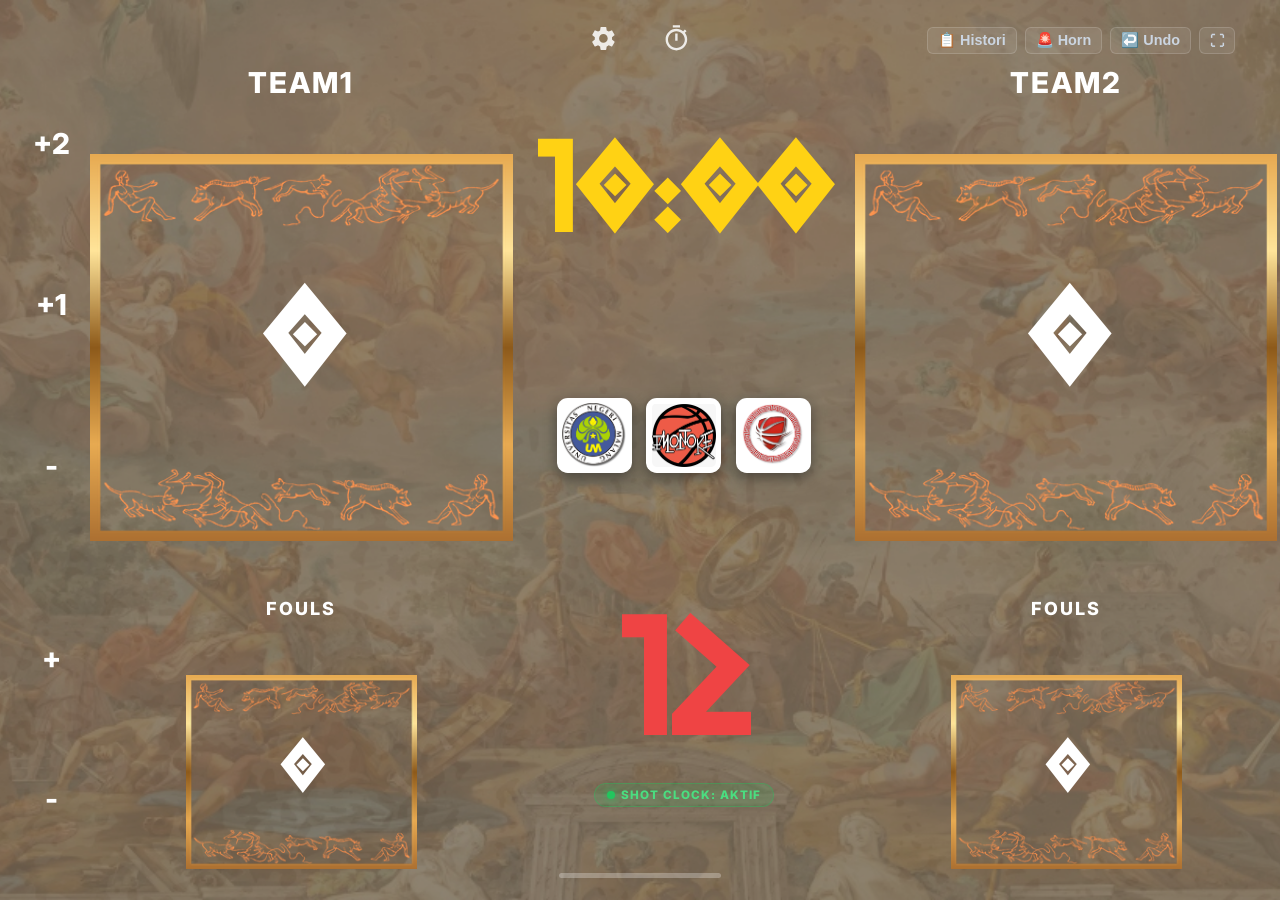
<file: index.html>
<!doctype html>
<html lang="id">
  <head>
    <meta charset="UTF-8" />
    <meta
      name="viewport"
      content="width=device-width, initial-scale=1.0, maximum-scale=1.0, user-scalable=no, viewport-fit=cover"
    />
    <title>Basket 3x3 Scoreboard & Shot Clock</title>
    <link rel="stylesheet" href="css/style.css" />
  </head>
  <body>
    <!-- MAIN APP CONTAINER -->
    <div class="app-container">
      <!-- TOP HEADER WITH ICONS & TOOLS -->
      <header class="top-nav">
        <!-- CENTER ICONS (Settings & Timer, just like reference photo) -->
        <button
          class="icon-btn"
          id="btnSettingsIcon"
          title="Pengaturan Pertandingan"
        >
          <svg viewBox="0 0 24 24">
            <path
              d="M19.14 12.94c.04-.3.06-.61.06-.94 0-.32-.02-.64-.07-.94l2.03-1.58c.18-.14.23-.41.12-.61l-1.92-3.32c-.12-.22-.37-.29-.59-.22l-2.39.96c-.5-.38-1.03-.7-1.62-.94l-.36-2.54c-.04-.24-.24-.41-.48-.41h-3.84c-.24 0-.43.17-.47.41l-.36 2.54c-.59.24-1.13.57-1.62.94l-2.39-.96c-.22-.08-.47 0-.59.22L2.74 8.87c-.12.21-.08.47.12.61l2.03 1.58c-.05.3-.09.63-.09.94s.02.64.07.94l-2.03 1.58c-.18.14-.23.41-.12.61l1.92 3.32c.12.22.37.29.59.22l2.39-.96c.5.38 1.03.7 1.62.94l.36 2.54c.05.24.24.41.48.41h3.84c.24 0 .44-.17.47-.41l.36-2.54c.59-.24 1.13-.56 1.62-.94l2.39.96c.22.08.47 0 .59-.22l1.92-3.32c.12-.22.07-.47-.12-.61l-2.01-1.58zM12 15.6c-1.98 0-3.6-1.62-3.6-3.6s1.62-3.6 3.6-3.6 3.6 1.62 3.6 3.6-1.62 3.6-3.6 3.6z"
            />
          </svg>
        </button>

        <button
          class="icon-btn"
          id="btnTimerIcon"
          title="Kontrol Cepat Waktu & Shot Clock"
        >
          <svg viewBox="0 0 24 24">
            <path
              d="M15 1H9v2h6V1zm-4 13h2V8h-2v6zm8.03-6.61l1.42-1.42c-.43-.51-.9-.99-1.41-1.41l-1.42 1.42C16.07 4.74 14.12 4 12 4c-4.97 0-9 4.03-9 9s4.02 9 9 9 9-4.03 9-9c0-2.12-.74-4.07-1.97-5.61zM12 20c-3.87 0-7-3.13-7-7s3.13-7 7-7 7 3.13 7 7-3.13 7-7 7z"
            />
          </svg>
        </button>

        <!-- FLOATING QUICK UTILITIES -->
        <div class="floating-tools">
          <button
            class="mini-tool-btn"
            id="btnHistory"
            title="Histori & Riwayat Pertandingan"
          >
            📋 Histori
          </button>
          <button
            class="mini-tool-btn"
            id="btnHornManual"
            title="Bunyikan Horn Arena [B]"
          >
            🚨 Horn
          </button>
          <button
            class="mini-tool-btn"
            id="btnUndoMini"
            title="Batalkan Aksi Terakhir [Ctrl+Z]"
          >
            ↩️ Undo
          </button>
          <button
            class="mini-tool-btn"
            id="btnFullscreenMini"
            title="Layar Penuh"
          >
            ⛶
          </button>
        </div>
      </header>

      <!-- SCOREBOARD 3-COLUMN LAYOUT -->
      <main class="scoreboard-board">
        <!-- LEFT SIDE: TEAM 1 -->
        <section class="team-container team-1-side">
          <!-- Action buttons vertical strip (outside) -->
          <div class="action-strip">
            <div class="action-cluster-top">
              <button
                class="action-btn"
                id="btnA_Plus2"
                title="Tambah 2 Poin [2]"
              >
                +2
              </button>
              <button
                class="action-btn"
                id="btnA_Plus1"
                title="Tambah 1 Poin [1]"
              >
                +1
              </button>
              <button
                class="action-btn"
                id="btnA_Minus1"
                title="Kurang 1 Poin [Q]"
              >
                -
              </button>
            </div>
            <div class="action-cluster-bottom">
              <button
                class="action-btn"
                id="btnA_FoulPlus"
                title="Tambah 1 Foul [W]"
              >
                +
              </button>
              <button
                class="action-btn"
                id="btnA_FoulMinus"
                title="Kurang 1 Foul"
              >
                -
              </button>
            </div>
          </div>

          <!-- Center content: Name, Score Box, Fouls Label, Fouls Box -->
          <div class="team-center-content">
            <div
              class="team-name-title"
              id="teamAName"
              title="Klik untuk ubah nama tim"
            >
              TEAM1
            </div>

            <!-- Score Card Box (Click to +1) -->
            <div
              class="score-box-card"
              id="teamAScoreBox"
              title="Klik untuk +1 Poin"
            >
              <span class="score-number-text" id="teamAScore">18</span>
            </div>

            <div class="fouls-section-label">FOULS</div>

            <!-- Fouls Card Box (Click to +1) -->
            <div
              class="fouls-box-card"
              id="teamAFoulBox"
              title="Klik untuk +1 Foul"
            >
              <span class="fouls-number-text" id="teamAFoulNum">4</span>
            </div>
          </div>
        </section>

        <!-- CENTER: GAME CLOCK & SHOT CLOCK -->
        <div class="clocks-column">
          <!-- Game Clock (Yellow) - Click to Start/Pause -->
          <div
            class="clock-unit-game"
            id="gameClockBox"
            title="Klik untuk Mulai / Jeda Waktu [SPACE]"
          >
            <span class="game-clock-val" id="gameClockDigits">2:06</span>
          </div>

          <!-- Logo-Logo Penyelenggara & Turnamen -->
          <div class="card-container" title="Logo Penyelenggara">
            <div class="card" title="Universitas Negeri Malang">
              <img src="assets/Logo_Um.png" alt="Logo UM" class="card-img" />
            </div>
            <div class="card" title="IMONOKE">
              <img
                src="assets/Logo_Imonoke.jpeg"
                alt="Logo IMONOKE"
                class="card-img"
              />
            </div>
            <div class="card" title="IMOCUP">
              <img
                src="assets/Logo_IMOCUP.png"
                alt="Logo IMOCUP"
                class="card-img"
              />
            </div>
          </div>

          <!-- Shot Clock ("Shoot Lock" Red) -->
          <div class="shot-clock-wrapper">
            <div
              class="clock-unit-shot"
              id="shotClockBox"
              title="Klik untuk Reset 12 Detik [F]"
            >
              <span class="shot-clock-val" id="shotClockDigits">12</span>
            </div>
            <!-- Tombol Cepat Nonaktifkan / Aktifkan Shoot Lock -->
            <button
              class="shot-toggle-btn active"
              id="btnToggleShotClock"
              title="Aktifkan / Nonaktifkan Shot Clock [C]"
            >
              <span class="shot-toggle-dot"></span>
              <span class="shot-toggle-text" id="shotToggleText"
                >SHOT CLOCK: AKTIF</span
              >
            </button>
          </div>
        </div>

        <!-- RIGHT SIDE: TEAM 2 -->
        <section class="team-container team-2-side">
          <!-- Center content: Name, Score Box, Fouls Label, Fouls Box -->
          <div class="team-center-content">
            <div
              class="team-name-title"
              id="teamBName"
              title="Klik untuk ubah nama tim"
            >
              TEAM2
            </div>

            <!-- Score Card Box (Click to +1) -->
            <div
              class="score-box-card"
              id="teamBScoreBox"
              title="Klik untuk +1 Poin"
            >
              <span class="score-number-text" id="teamBScore">16</span>
            </div>

            <div class="fouls-section-label">FOULS</div>

            <!-- Fouls Card Box (Click to +1) -->
            <div
              class="fouls-box-card"
              id="teamBFoulBox"
              title="Klik untuk +1 Foul"
            >
              <span class="fouls-number-text" id="teamBFoulNum">3</span>
            </div>
          </div>

          <!-- Action buttons vertical strip (outside) -->
          <div class="action-strip">
            <div class="action-cluster-top">
              <button
                class="action-btn"
                id="btnB_Plus2"
                title="Tambah 2 Poin [9]"
              >
                +2
              </button>
              <button
                class="action-btn"
                id="btnB_Plus1"
                title="Tambah 1 Poin [8]"
              >
                +1
              </button>
              <button
                class="action-btn"
                id="btnB_Minus1"
                title="Kurang 1 Poin [I]"
              >
                -
              </button>
            </div>
            <div class="action-cluster-bottom">
              <button
                class="action-btn"
                id="btnB_FoulPlus"
                title="Tambah 1 Foul [O]"
              >
                +
              </button>
              <button
                class="action-btn"
                id="btnB_FoulMinus"
                title="Kurang 1 Foul"
              >
                -
              </button>
            </div>
          </div>
        </section>
      </main>

      <!-- BOTTOM HOME BAR INDICATOR -->
      <footer class="bottom-home-bar">
        <div class="home-indicator-pill"></div>
      </footer>
    </div>

    <!-- ================= POPUP MODALS ================= -->

    <!-- 1. SETTINGS MODAL (⚙️) -->
    <div class="modal-backdrop" id="settingsModal">
      <div class="modal-box">
        <div class="modal-header">
          <h3>⚙️ Pengaturan Pertandingan 3x3</h3>
          <button class="modal-close-btn">&times;</button>
        </div>
        <div class="modal-body">
          <div class="form-row-2">
            <div class="form-group">
              <label>Nama Tim 1 (Kiri)</label>
              <input
                type="text"
                class="form-control"
                id="inputTeamAName"
                value="TEAM1"
              />
            </div>
            <div class="form-group">
              <label>Nama Tim 2 (Kanan)</label>
              <input
                type="text"
                class="form-control"
                id="inputTeamBName"
                value="TEAM2"
              />
            </div>
          </div>

          <div class="form-row-2">
            <div class="form-group">
              <label>Durasi Game (Menit)</label>
              <input
                type="number"
                class="form-control"
                id="inputGameDuration"
                min="1"
                max="60"
                value="10"
              />
            </div>
            <div class="form-group">
              <label>Durasi Shot Clock (Detik)</label>
              <input
                type="number"
                class="form-control"
                id="inputShotClockDuration"
                min="5"
                max="35"
                value="12"
              />
            </div>
          </div>

          <div class="form-group">
            <label style="display: flex; align-items: center; gap: 8px">
              <input type="checkbox" id="inputShotClockEnabled" checked />
              <span>Shot Clock Aktif (Shoot Lock 12 Detik)</span>
            </label>
          </div>

          <div class="form-group">
            <label style="display: flex; align-items: center; gap: 8px">
              <input type="checkbox" id="inputTargetScoreEnabled" checked />
              <span>Aturan Target 21 Poin (First to 21 Wins)</span>
            </label>
          </div>

          <div class="form-group">
            <label style="display: flex; align-items: center; gap: 8px">
              <input type="checkbox" id="inputSoundEnabled" checked />
              <span>Efek Suara Arena & Buzzer Horn Aktif</span>
            </label>
          </div>

          <div class="form-group">
            <label style="display: flex; align-items: center; gap: 8px">
              <input type="checkbox" id="inputCountdownBeepEnabled" checked />
              <span>Bunyi Hitung Mundur 10 Detik Terakhir (Countdown Beep)</span>
            </label>
          </div>

          <div class="form-row-2">
            <button class="btn-secondary" id="btnShowShortcutsModal">
              ⌨️ Panduan Hotkey
            </button>
            <button class="btn-danger" id="btnResetMatchSettings">
              🛑 Reset Pertandingan
            </button>
          </div>
        </div>
        <div class="modal-footer">
          <button
            class="btn-secondary"
            onclick="
              document
                .getElementById('settingsModal')
                .classList.remove('active')
            "
          >
            Tutup
          </button>
          <button class="btn-primary" id="btnSaveSettings">Simpan</button>
        </div>
      </div>
    </div>

    <!-- 2. QUICK TIMER & SHOT CLOCK MODAL (⏱) -->
    <div class="modal-backdrop" id="timerModal">
      <div class="modal-box">
        <div class="modal-header">
          <h3>⏱️ Kontrol Cepat Timer & Shot Clock</h3>
          <button class="modal-close-btn">&times;</button>
        </div>
        <div class="modal-body">
          <div class="timer-action-grid">
            <button class="timer-quick-btn" id="btnToggleClockModal">
              <span id="btnModalClockLabel">▶ Mulai Waktu</span>
              <small style="color: #94a3b8">[SPACE]</small>
            </button>
            <button
              class="timer-quick-btn shot-action"
              id="btnResetShot12Modal"
            >
              <span>🔄 Reset 12s</span>
              <small style="color: #fca5a5">Shot Clock [F]</small>
            </button>
            <button class="timer-quick-btn" id="btnResetClock10m">
              <span>🔄 Reset 10:00</span>
              <small style="color: #94a3b8">Waktu Awal</small>
            </button>
            <button
              class="timer-quick-btn shot-action"
              id="btnResetShot14Modal"
            >
              <span>🔄 Reset 14s</span>
              <small style="color: #fca5a5">Offensive Rebound [D]</small>
            </button>
            <button class="timer-quick-btn" id="btnPlus1mModal">
              +1 Menit
            </button>
            <button class="timer-quick-btn" id="btnMinus1mModal">
              -1 Menit
            </button>
            <button class="timer-quick-btn" id="btnPlus1sModal">
              +1 Detik
            </button>
            <button class="timer-quick-btn" id="btnMinus1sModal">
              -1 Detik
            </button>
          </div>

          <div style="display: flex; gap: 10px; margin-top: 10px">
            <button
              class="timer-quick-btn"
              id="btnStartOvertimeModal"
              style="flex: 1; background: #92400e; border-color: #f59e0b"
            >
              ⚡ Babak Overtime (Selisih 2 Poin)
            </button>
            <button
              class="timer-quick-btn shot-action"
              id="btnToggleShotBlankModal"
              style="flex: 1"
            >
              🛑 Nonaktifkan Shot Clock [C]
            </button>
          </div>
        </div>
        <div class="modal-footer">
          <button
            class="btn-primary"
            onclick="
              document.getElementById('timerModal').classList.remove('active')
            "
          >
            Selesai
          </button>
        </div>
      </div>
    </div>

    <!-- 3. KEYBOARD SHORTCUTS MODAL -->
    <div class="modal-backdrop" id="shortcutsModal">
      <div class="modal-box">
        <div class="modal-header">
          <h3>⌨️ Tombol Cepat Keyboard (Hotkeys)</h3>
          <button class="modal-close-btn">&times;</button>
        </div>
        <div class="modal-body">
          <table class="shortcut-tbl">
            <tbody>
              <tr>
                <td><kbd>SPACE</kbd></td>
                <td>Mulai / Jeda Waktu & Shot Clock</td>
              </tr>
              <tr>
                <td><kbd>F</kbd> atau <kbd>S</kbd></td>
                <td><strong>Reset Shot Clock ke 12 Detik</strong></td>
              </tr>
              <tr>
                <td><kbd>D</kbd></td>
                <td>Reset Shot Clock ke 14 Detik</td>
              </tr>
              <tr>
                <td><kbd>1</kbd> / <kbd>2</kbd></td>
                <td>Team 1: Tambah +1 Poin / +2 Poin</td>
              </tr>
              <tr>
                <td><kbd>Q</kbd> / <kbd>W</kbd></td>
                <td>Team 1: Kurang -1 Poin / Tambah +1 Foul</td>
              </tr>
              <tr>
                <td><kbd>8</kbd> / <kbd>9</kbd></td>
                <td>Team 2: Tambah +1 Poin / Tambah +2 Poin</td>
              </tr>
              <tr>
                <td><kbd>I</kbd> / <kbd>O</kbd></td>
                <td>Team 2: Kurang -1 Poin / Tambah +1 Foul</td>
              </tr>
              <tr>
                <td><kbd>B</kbd> atau <kbd>H</kbd></td>
                <td>Bunyikan Sirine / Horn Arena</td>
              </tr>
              <tr>
                <td><kbd>J</kbd></td>
                <td>Bunyikan Peluit Wasit</td>
              </tr>
              <tr>
                <td><kbd>Ctrl</kbd> + <kbd>Z</kbd></td>
                <td>Batalkan (Undo) aksi skor/foul terakhir</td>
              </tr>
              <tr>
                <td><kbd>ESC</kbd></td>
                <td>Tutup popup</td>
              </tr>
            </tbody>
          </table>
        </div>
        <div class="modal-footer">
          <button
            class="btn-primary"
            onclick="
              document
                .getElementById('shortcutsModal')
                .classList.remove('active')
            "
          >
            Mengerti
          </button>
        </div>
      </div>
    </div>

    <!-- 4. WINNER CELEBRATION MODAL -->
    <div class="modal-backdrop" id="winnerModal">
      <div
        class="modal-box"
        style="
          border-color: #f59e0b;
          box-shadow: 0 0 50px rgba(245, 158, 11, 0.4);
        "
      >
        <div class="winner-banner-box">
          <div class="trophy-emoji">🏆</div>
          <h2 class="winner-headline" id="winnerTeamName">TEAM1 JUARA!</h2>
          <p class="winner-subtext" id="winnerReasonText">
            Mencapai 21 poin lebih dulu sesuai regulasi FIBA 3x3!
          </p>

          <div class="final-scores-display">
            <span id="winnerScoreA" style="color: #fff">21</span>
            <span style="color: #64748b; margin: 0 10px">-</span>
            <span id="winnerScoreB" style="color: #fff">18</span>
          </div>

          <div style="display: flex; gap: 12px; justify-content: center">
            <button class="btn-secondary" id="btnWinnerOvertime">
              ⚡ Overtime
            </button>
            <button class="btn-primary" id="btnWinnerReset">
              🔄 Pertandingan Baru
            </button>
            <button
              class="btn-secondary"
              onclick="
                document
                  .getElementById('winnerModal')
                  .classList.remove('active')
              "
            >
              Tutup
            </button>
          </div>
        </div>
      </div>
    </div>

    <!-- 5. MATCH HISTORY & ARCHIVE MODAL -->
    <div class="modal-backdrop" id="historyModal">
      <div class="modal-box" style="max-width: 650px">
        <div class="modal-header">
          <h3>📋 Histori & Riwayat Pertandingan</h3>
          <button class="modal-close-btn">&times;</button>
        </div>
        <div class="modal-body">
          <!-- TABS -->
          <div class="history-tabs-nav">
            <button class="history-tab-btn active" id="tabBtnTimeline">
              📜 Riwayat Langsung
            </button>
            <button class="history-tab-btn" id="tabBtnArchive">
              🏆 Rekap Pertandingan Selesai (<span id="savedMatchesCount"
                >0</span
              >)
            </button>
          </div>

          <!-- TAB 1: LIVE TIMELINE -->
          <div class="history-tab-pane active" id="paneTimeline">
            <div class="timeline-list" id="timelineListContainer">
              <!-- Dynamically populated -->
            </div>
            <div
              style="
                display: flex;
                justify-content: space-between;
                margin-top: 12px;
                gap: 8px;
              "
            >
              <button
                class="btn-primary"
                id="btnSaveCurrentMatchManual"
                style="font-size: 0.85rem"
              >
                💾 Simpan Hasil Pertandingan Ini
              </button>
              <button
                class="btn-danger"
                id="btnClearLiveTimeline"
                style="font-size: 0.85rem"
              >
                🗑️ Bersihkan Catatan
              </button>
            </div>
          </div>

          <!-- TAB 2: SAVED MATCHES ARCHIVE -->
          <div class="history-tab-pane" id="paneArchive">
            <div class="matches-archive-container" id="matchesArchiveList">
              <!-- Dynamically populated saved match cards -->
            </div>
            <div
              style="
                display: flex;
                justify-content: space-between;
                margin-top: 12px;
                gap: 8px;
              "
            >
              <button
                class="btn-secondary"
                id="btnExportAllArchive"
                style="font-size: 0.85rem"
              >
                📥 Salin Semua Rekap (WhatsApp)
              </button>
              <button
                class="btn-danger"
                id="btnClearAllArchive"
                style="font-size: 0.85rem"
              >
                🗑️ Hapus Semua Arsip
              </button>
            </div>
          </div>
        </div>
        <div class="modal-footer">
          <button
            class="btn-primary"
            onclick="
              document.getElementById('historyModal').classList.remove('active')
            "
          >
            Tutup
          </button>
        </div>
      </div>
    </div>

    <!-- TOAST NOTIFICATION -->
    <div class="toast-notice" id="toastNotice">Ringkasan berhasil disalin!</div>

    <!-- SCRIPTS -->
    <script src="js/audio.js"></script>
    <script src="js/state.js"></script>
    <script src="js/timer.js"></script>
    <script src="js/app.js"></script>
  </body>
</html>
</file>
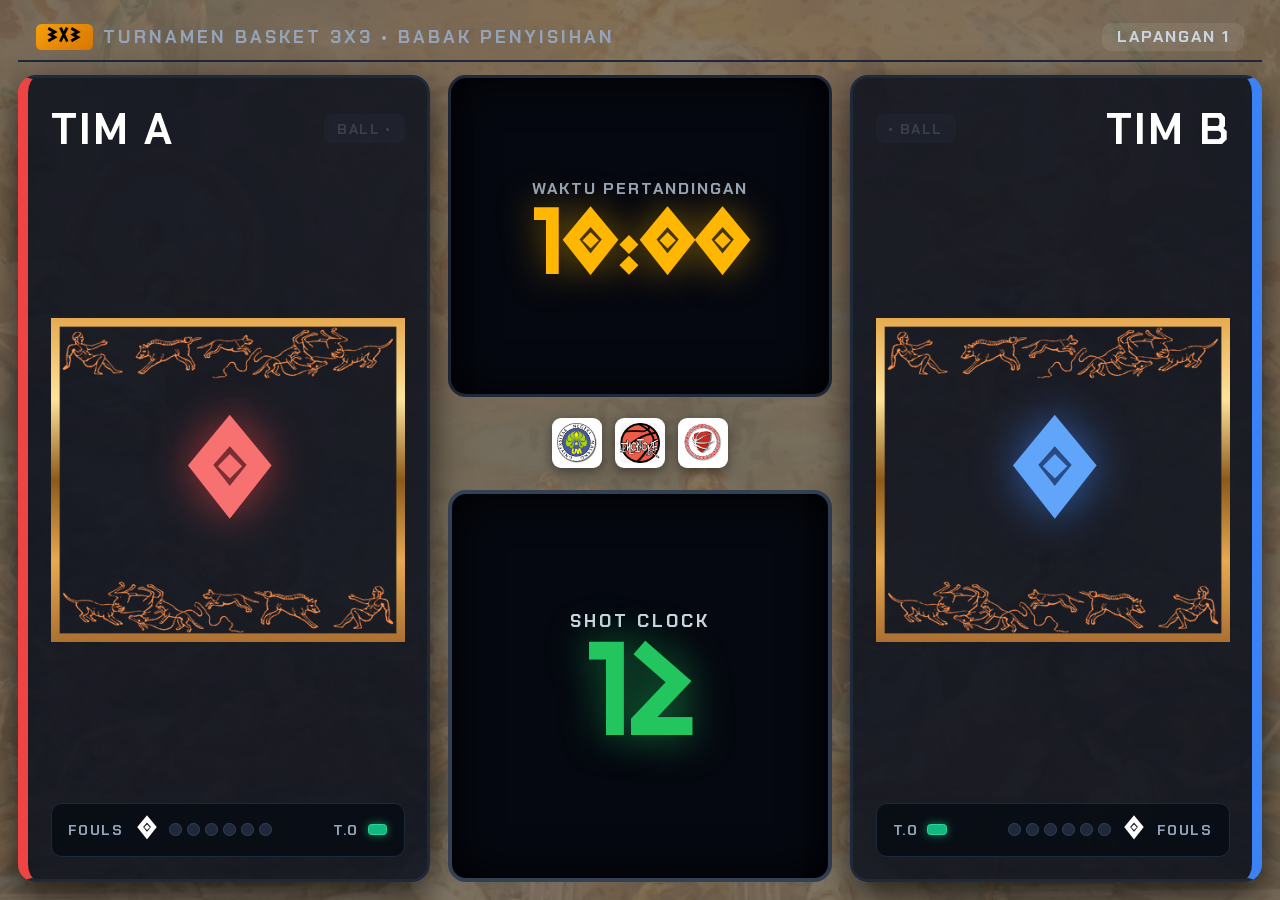
<file: display.html>
<!doctype html>
<html lang="id">
  <head>
    <meta charset="UTF-8" />
    <meta name="viewport" content="width=device-width, initial-scale=1.0, viewport-fit=cover" />
    <title>FIBA 3x3 Arena - Layar Penonton</title>
    <link rel="stylesheet" href="css/display.css" />
  </head>
  <body>
    <div class="spectator-container">
      <!-- TOP HEADER -->
      <header class="spectator-header">
        <div class="fiba-brand">
          <span class="brand-badge">3x3</span>
          <span class="tournament-label" id="spectatorTournamentTitle"
            >TURNAMEN BASKET 3x3</span
          >
        </div>
        <div class="court-label" id="spectatorCourtTitle">LAPANGAN 1</div>
      </header>

      <!-- MAIN SCOREBOARD ARENA -->
      <main class="spectator-arena">
        <!-- TEAM A CARD -->
        <section class="team-card team-a" id="spectatorTeamACard">
          <div class="team-top">
            <h2 class="team-name" id="spectatorTeamAName">TIM A</h2>
            <div class="possession-light" id="spectatorPossA">
              <span>BALL</span> &bull;
            </div>
          </div>

          <div class="target-21-badge" id="spectatorTargetA">
            TARGET 21 POINT!
          </div>

          <div class="score-box">
            <div class="score-digits" id="spectatorScoreA">0</div>
          </div>

          <div class="team-bottom-stats">
            <div class="stat-item">
              <span class="stat-label">FOULS</span>
              <div class="foul-number" id="spectatorFoulNumA">0</div>
              <div class="foul-pills" id="spectatorFoulPillsA">
                <span class="foul-pill"></span>
                <span class="foul-pill"></span>
                <span class="foul-pill"></span>
                <span class="foul-pill"></span>
                <span class="foul-pill"></span>
                <span class="foul-pill"></span>
              </div>
              <span class="penalty-tag" id="spectatorPenaltyA">PENALTY</span>
            </div>

            <div class="stat-item timeout-indicator">
              <span class="stat-label">T.O</span>
              <div class="timeout-light available" id="spectatorToA"></div>
            </div>
          </div>
        </section>

        <!-- CENTER CLOCKS COLUMN -->
        <section class="center-clocks">
          <!-- GAME CLOCK -->
          <div class="game-clock-panel">
            <div class="period-title" id="spectatorPeriodLabel">
              WAKTU PERTANDINGAN
            </div>
            <div class="game-digits" id="spectatorGameClock">10:00</div>
          </div>

          <!-- LOGO PENYELENGGARA & TURNAMEN -->
          <div class="card-container spectator-logos">
            <div class="card" title="Universitas Negeri Malang">
              <img src="assets/Logo_Um.png" alt="Logo UM" class="card-img" />
            </div>
            <div class="card" title="IMONOKE">
              <img src="assets/Logo_Imonoke.jpeg" alt="Logo IMONOKE" class="card-img" />
            </div>
            <div class="card" title="IMOCUP">
              <img src="assets/Logo_IMOCUP.png" alt="Logo IMOCUP" class="card-img" />
            </div>
          </div>

          <!-- SHOT CLOCK ("SHOOT LOCK") -->
          <div class="shot-clock-panel" id="spectatorShotClockCard">
            <div class="shot-title">SHOT CLOCK</div>
            <div class="shot-digits normal" id="spectatorShotClock">12</div>
          </div>
        </section>

        <!-- TEAM B CARD -->
        <section class="team-card team-b" id="spectatorTeamBCard">
          <div class="team-top">
            <div class="possession-light" id="spectatorPossB">
              &bull; <span>BALL</span>
            </div>
            <h2 class="team-name" id="spectatorTeamBName">TIM B</h2>
          </div>

          <div class="target-21-badge" id="spectatorTargetB">
            TARGET 21 POINT!
          </div>

          <div class="score-box">
            <div class="score-digits" id="spectatorScoreB">0</div>
          </div>

          <div class="team-bottom-stats">
            <div class="stat-item timeout-indicator">
              <span class="stat-label">T.O</span>
              <div class="timeout-light available" id="spectatorToB"></div>
            </div>

            <div class="stat-item">
              <span class="penalty-tag" id="spectatorPenaltyB">PENALTY</span>
              <div class="foul-pills" id="spectatorFoulPillsB">
                <span class="foul-pill"></span>
                <span class="foul-pill"></span>
                <span class="foul-pill"></span>
                <span class="foul-pill"></span>
                <span class="foul-pill"></span>
                <span class="foul-pill"></span>
              </div>
              <div class="foul-number" id="spectatorFoulNumB">0</div>
              <span class="stat-label">FOULS</span>
            </div>
          </div>
        </section>
      </main>

      <!-- TIMEOUT POPUP BANNER -->
      <div class="spectator-timeout-banner" id="spectatorTimeoutBanner">
        <div class="timeout-msg" id="spectatorTimeoutMsg">TIMEOUT - TIM A</div>
        <div class="timeout-countdown" id="spectatorTimeoutDigits">30</div>
      </div>

      <!-- WINNER OVERLAY -->
      <div class="spectator-winner-overlay" id="spectatorWinnerOverlay">
        <div class="win-trophy">🏆</div>
        <h1 class="win-team-name" id="spectatorWinTeam">TIM A JUARA!</h1>
        <p class="win-subtitle" id="spectatorWinReason">
          Mencapai 21 Poin Lebih Dulu
        </p>
        <div class="win-final-board">
          <span id="winFinalA" style="color: #f87171">21</span>
          <span style="color: #64748b">-</span>
          <span id="winFinalB" style="color: #60a5fa">18</span>
        </div>
      </div>
    </div>

    <!-- SCRIPTS -->
    <script src="js/audio.js"></script>
    <script src="js/state.js"></script>
    <script src="js/timer.js"></script>
    <script>
      // Spectator Display Renderer
      const el = {
        tournament: document.getElementById("spectatorTournamentTitle"),
        court: document.getElementById("spectatorCourtTitle"),
        teamACard: document.getElementById("spectatorTeamACard"),
        teamBCard: document.getElementById("spectatorTeamBCard"),
        nameA: document.getElementById("spectatorTeamAName"),
        nameB: document.getElementById("spectatorTeamBName"),
        scoreA: document.getElementById("spectatorScoreA"),
        scoreB: document.getElementById("spectatorScoreB"),
        foulNumA: document.getElementById("spectatorFoulNumA"),
        foulNumB: document.getElementById("spectatorFoulNumB"),
        foulPillsA: document.querySelectorAll(
          "#spectatorFoulPillsA .foul-pill",
        ),
        foulPillsB: document.querySelectorAll(
          "#spectatorFoulPillsB .foul-pill",
        ),
        penaltyA: document.getElementById("spectatorPenaltyA"),
        penaltyB: document.getElementById("spectatorPenaltyB"),
        toA: document.getElementById("spectatorToA"),
        toB: document.getElementById("spectatorToB"),
        possA: document.getElementById("spectatorPossA"),
        possB: document.getElementById("spectatorPossB"),
        targetA: document.getElementById("spectatorTargetA"),
        targetB: document.getElementById("spectatorTargetB"),
        periodLabel: document.getElementById("spectatorPeriodLabel"),
        gameClock: document.getElementById("spectatorGameClock"),
        shotClockCard: document.getElementById("spectatorShotClockCard"),
        shotClock: document.getElementById("spectatorShotClock"),
        timeoutBanner: document.getElementById("spectatorTimeoutBanner"),
        timeoutMsg: document.getElementById("spectatorTimeoutMsg"),
        timeoutDigits: document.getElementById("spectatorTimeoutDigits"),
        winnerOverlay: document.getElementById("spectatorWinnerOverlay"),
        winTeam: document.getElementById("spectatorWinTeam"),
        winReason: document.getElementById("spectatorWinReason"),
        winFinalA: document.getElementById("winFinalA"),
        winFinalB: document.getElementById("winFinalB"),
      };

      function renderSpectator(state) {
        if (!state) return;

        // Header
        el.tournament.textContent = `${state.matchInfo.title} • ${state.matchInfo.subTitle}`;
        el.court.textContent = state.matchInfo.court;

        // Team Names & Colors
        el.nameA.textContent = state.teamA.name;
        el.nameB.textContent = state.teamB.name;
        el.teamACard.style.borderLeftColor = state.teamA.color;
        el.teamBCard.style.borderRightColor = state.teamB.color;

        // Scores
        el.scoreA.textContent = state.teamA.score;
        el.scoreB.textContent = state.teamB.score;

        // Target 21 badges
        if (
          state.config.targetScoreEnabled &&
          state.teamA.score >= state.config.targetScore - 2 &&
          state.teamA.score < state.config.targetScore
        ) {
          el.targetA.classList.add("visible");
          el.targetA.textContent = `TARGET 21! (BUTUH ${state.config.targetScore - state.teamA.score})`;
        } else {
          el.targetA.classList.remove("visible");
        }

        if (
          state.config.targetScoreEnabled &&
          state.teamB.score >= state.config.targetScore - 2 &&
          state.teamB.score < state.config.targetScore
        ) {
          el.targetB.classList.add("visible");
          el.targetB.textContent = `TARGET 21! (BUTUH ${state.config.targetScore - state.teamB.score})`;
        } else {
          el.targetB.classList.remove("visible");
        }

        // Fouls Team A
        el.foulNumA.textContent = state.teamA.fouls;
        el.foulPillsA.forEach((pill, idx) => {
          pill.className = "foul-pill";
          if (idx < state.teamA.fouls) {
            pill.classList.add("active");
            if (idx >= 6) pill.classList.add("penalty");
          }
        });
        if (state.teamA.fouls >= state.config.teamFoulDoubleBonus) {
          el.penaltyA.textContent = "2 FT + BOLA";
          el.penaltyA.className = "penalty-tag double-bonus";
        } else if (state.teamA.fouls >= state.config.teamFoulBonusThreshold) {
          el.penaltyA.textContent = "PENALTI 2 FT";
          el.penaltyA.className = "penalty-tag bonus";
        } else {
          el.penaltyA.className = "penalty-tag";
        }

        // Fouls Team B
        el.foulNumB.textContent = state.teamB.fouls;
        el.foulPillsB.forEach((pill, idx) => {
          pill.className = "foul-pill";
          if (idx < state.teamB.fouls) {
            pill.classList.add("active");
            if (idx >= 6) pill.classList.add("penalty");
          }
        });
        if (state.teamB.fouls >= state.config.teamFoulDoubleBonus) {
          el.penaltyB.textContent = "2 FT + BOLA";
          el.penaltyB.className = "penalty-tag double-bonus";
        } else if (state.teamB.fouls >= state.config.teamFoulBonusThreshold) {
          el.penaltyB.textContent = "PENALTI 2 FT";
          el.penaltyB.className = "penalty-tag bonus";
        } else {
          el.penaltyB.className = "penalty-tag";
        }

        // Timeouts
        if (state.teamA.timeouts > 0) el.toA.classList.add("available");
        else el.toA.classList.remove("available");

        if (state.teamB.timeouts > 0) el.toB.classList.add("available");
        else el.toB.classList.remove("available");

        // Possession
        if (state.possession === "A") {
          el.possA.classList.add("active");
          el.possB.classList.remove("active");
        } else if (state.possession === "B") {
          el.possB.classList.add("active");
          el.possA.classList.remove("active");
        } else {
          el.possA.classList.remove("active");
          el.possB.classList.remove("active");
        }

        // Clocks
        if (state.gameClock.isOvertime) {
          el.periodLabel.textContent = "OVERTIME (SELISIH 2 POIN)";
          el.gameClock.textContent = "OT";
        } else {
          el.periodLabel.textContent = "WAKTU PERTANDINGAN";
          const ms = state.gameClock.remainingMs;
          const totalSec = Math.ceil(ms / 1000);
          const mins = Math.floor(totalSec / 60);
          const secs = totalSec % 60;

          // Show tenths in last 10 seconds
          if (ms < 10000 && ms > 0) {
            const wholeSec = Math.floor(ms / 1000);
            const tenths = Math.floor((ms % 1000) / 100);
            el.gameClock.textContent = `0:${wholeSec < 10 ? "0" : ""}${wholeSec}.${tenths}`;
          } else {
            el.gameClock.textContent = `${mins}:${secs < 10 ? "0" : ""}${secs}`;
          }
        }

        // Shot Clock ("Shoot Lock")
        const isShotActive = state.shotClock.enabled !== false && state.shotClock.visible !== false;
        if (!isShotActive) {
          el.shotClock.textContent = "--";
          el.shotClock.className = "shot-digits disabled";
          el.shotClockCard.className = "shot-clock-panel disabled";
        } else {
          const shotMs = state.shotClock.remainingMs;
          const shotSec = Math.ceil(shotMs / 1000);

          if (shotMs <= 5000 && shotMs > 0) {
            const tenths = Math.floor((shotMs % 1000) / 100);
            el.shotClock.textContent = `${Math.floor(shotMs / 1000)}.${tenths}`;
          } else {
            el.shotClock.textContent = `${shotSec}`;
          }

          // Color coding
          if (shotSec <= 2 || shotMs <= 0) {
            el.shotClock.className = "shot-digits critical";
            el.shotClockCard.className = "shot-clock-panel critical";
          } else if (shotSec <= 5) {
            el.shotClock.className = "shot-digits warning";
            el.shotClockCard.className = "shot-clock-panel warning";
          } else {
            el.shotClock.className = "shot-digits normal";
            el.shotClockCard.className = "shot-clock-panel";
          }
        }

        // Timeout Banner
        if (state.timeout.active) {
          el.timeoutBanner.classList.add("active");
          const callingTeamName = state.timeout.callingTeam
            ? state[state.timeout.callingTeam].name
            : "TIM";
          el.timeoutMsg.textContent = `TIMEOUT - ${callingTeamName}`;
          el.timeoutDigits.textContent = Math.ceil(
            state.timeout.remainingMs / 1000,
          );
        } else {
          el.timeoutBanner.classList.remove("active");
        }

        // Winner Overlay
        if (state.winner && state.winner !== "tie") {
          el.winnerOverlay.classList.add("active");
          el.winTeam.textContent = `${state[state.winner].name} JUARA!`;
          el.winReason.textContent =
            state.winnerReason || "Pemenang Pertandingan";
          el.winFinalA.textContent = state.teamA.score;
          el.winFinalB.textContent = state.teamB.score;
        } else {
          el.winnerOverlay.classList.remove("active");
        }
      }

      // Subscribe to state updates
      window.scoreboardState.subscribe((state) => {
        renderSpectator(state);
      });

      // Initial render
      renderSpectator(window.scoreboardState.state);

      // Double-click to toggle fullscreen
      document.addEventListener("dblclick", () => {
        if (!document.fullscreenElement) {
          document.documentElement.requestFullscreen().catch(() => {});
        } else {
          document.exitFullscreen().catch(() => {});
        }
      });
    </script>
  </body>
</html>
</file>
<file: css/style.css>
/* ==========================================================================
   FIBA 3x3 ARENA SCOREBOARD - MINIMALIST PRECISION UI
   Exact replica of the professional 3x3 touch console layout
   ========================================================================== */

@import url("https://fonts.googleapis.com/css2?family=Chakra+Petch:wght@600;700;800&family=Inter:wght@600;700;800;900&family=Rajdhani:wght@600;700;800&family=Teko:wght@600;700&display=swap");

@font-face {
  font-family: "Greek-Freak";
  src:
    url("../assets/fonts/Greek-Freak.ttf") format("truetype"),
    url("../assets/fonts/Greek-Freak.otf") format("opentype");
  font-weight: normal;
  font-style: normal;
  font-display: swap;
}

:root {
  --bg-color: #0b0c10;
  --panel-bg: #111217;
  --text-white: #ffffff;
  --border-white: rgba(255, 255, 255, 0.85);
  --border-faint: rgba(255, 255, 255, 0.25);

  --yellow-clock: #ffd214;
  --red-shot: #ef4444;
  --green-shot: #22c55e;

  --font-main:
    -apple-system, BlinkMacSystemFont, "Segoe UI", Roboto, "Inter", Helvetica,
    Arial, sans-serif;
  --font-number:
    "Greek-Freak", -apple-system, BlinkMacSystemFont, "Segoe UI", Roboto,
    "Inter", sans-serif;
}

* {
  box-sizing: border-box;
  margin: 0;
  padding: 0;
  user-select: none;
  -webkit-user-select: none;
  -webkit-tap-highlight-color: transparent;
}

html,
body {
  width: 100vw;
  height: 100vh;
  overflow: hidden;
  background: #000 url("../assets/background.jpg") center center / cover
    no-repeat;
  color: var(--text-white);
  font-family: var(--font-main);
  display: flex;
  justify-content: center;
  align-items: center;
}

/* ================= MAIN CONTAINER ================= */
.app-container {
  width: 100vw;
  height: 100vh;
  background: rgba(0, 0, 0, 0.4);
  display: flex;
  flex-direction: column;
  justify-content: space-between;
  padding: 1.5vmin 3vmin 2vmin;
  position: relative;
}

/* ================= TOP ICONS HEADER ================= */
.top-nav {
  display: flex;
  justify-content: center;
  align-items: center;
  gap: 3.5vmin;
  height: 5.5vmin;
  min-height: 38px;
  position: relative;
  z-index: 20;
}

.icon-btn {
  background: none;
  border: none;
  color: rgba(255, 255, 255, 0.85);
  font-size: 3vmin;
  cursor: pointer;
  padding: 6px;
  border-radius: 50%;
  display: flex;
  align-items: center;
  justify-content: center;
  transition:
    transform 0.15s ease,
    color 0.15s ease;
}

.icon-btn svg {
  width: 3.2vmin;
  height: 3.2vmin;
  min-width: 22px;
  min-height: 22px;
  fill: currentColor;
}

.icon-btn:hover {
  color: #fff;
  transform: scale(1.15);
}

.icon-btn:active {
  transform: scale(0.92);
}

/* Floating Tools Menu (Right Top) */
.floating-tools {
  position: absolute;
  right: 2vmin;
  top: 1.5vmin;
  display: flex;
  gap: 8px;
}

.mini-tool-btn {
  background: rgba(255, 255, 255, 0.08);
  border: 1px solid rgba(255, 255, 255, 0.15);
  color: #cbd5e1;
  font-size: 1.6vmin;
  font-weight: 700;
  padding: 4px 10px;
  border-radius: 6px;
  cursor: pointer;
  display: flex;
  align-items: center;
  gap: 4px;
  transition: all 0.2s;
}

.mini-tool-btn:hover {
  background: rgba(255, 255, 255, 0.18);
  color: #fff;
}

/* ================= SCOREBOARD 3-COLUMN LAYOUT ================= */
.scoreboard-board {
  flex: 1 1 auto;
  display: grid;
  grid-template-columns: 1fr 34vmin 1fr;
  align-items: center;
  gap: 2vmin;
  width: 100%;
  height: calc(100% - 7vmin);
}

/* ================= TEAM COLUMN LAYOUT ================= */
.team-container {
  display: flex;
  align-items: stretch;
  height: 100%;
  gap: 1.5vmin;
}

/* Outer action buttons (+2, +1, -) and (+, -) */
.action-strip {
  display: flex;
  flex-direction: column;
  justify-content: space-between;
  width: 5.5vmin;
  min-width: 36px;
  height: 100%;
}

.action-cluster-top {
  display: flex;
  flex-direction: column;
  justify-content: space-around;
  height: 60%;
}

.action-cluster-bottom {
  display: flex;
  flex-direction: column;
  justify-content: space-around;
  height: 35%;
}

.action-btn {
  background: transparent;
  border: none;
  color: var(--text-white);
  font-family: var(--font-main);
  font-size: 3.2vmin;
  font-weight: 800;
  cursor: pointer;
  display: flex;
  align-items: center;
  justify-content: center;
  border-radius: 8px;
  transition:
    background 0.1s,
    transform 0.1s;
  padding: 4px 0;
}

.action-btn:hover {
  background: rgba(255, 255, 255, 0.15);
  transform: scale(1.1);
}

.action-btn:active {
  background: rgba(255, 255, 255, 0.3);
  transform: scale(0.9);
}

/* Main Box Column (Name, Score Box, Fouls Label, Fouls Box) */
.team-center-content {
  flex: 1 1 auto;
  display: flex;
  flex-direction: column;
  align-items: center;
  justify-content: space-between;
  height: 100%;
}

.team-name-title {
  font-size: 3.2vmin;
  font-weight: 800;
  letter-spacing: 2px;
  text-transform: uppercase;
  color: var(--text-white);
  cursor: pointer;
  padding: 2px 8px;
  border-radius: 6px;
  transition: background 0.2s;
  white-space: nowrap;
  overflow: hidden;
  text-overflow: ellipsis;
  max-width: 32vmin;
}

.team-name-title:hover {
  background: rgba(255, 255, 255, 0.1);
}

/* Large Score Card Box (Frame Skor) */
.score-box-card {
  height: 48%;
  aspect-ratio: 410 / 375;
  width: auto;
  max-width: 100%;
  border: none;
  display: flex;
  justify-content: center;
  align-items: center;
  cursor: pointer;
  position: relative;
  background: url("../assets/frame_score.png") center center / 100% 100%
    no-repeat;
  padding: 0;
  box-sizing: border-box;
  transition: transform 0.1s ease;
}

.score-box-card:hover {
  transform: scale(1.02);
}

.score-box-card:active {
  transform: scale(0.98);
}

.score-number-text {
  font-family: var(--font-number);
  font-size: 15vmin;
  font-weight: 800;
  line-height: 1;
  color: var(--text-white);
  letter-spacing: -1px;
  pointer-events: none;
}

/* Fouls Label */
.fouls-section-label {
  font-size: 2vmin;
  font-weight: 800;
  letter-spacing: 2px;
  text-transform: uppercase;
  color: var(--text-white);
  margin: 0.5vmin 0;
}

/* Small Fouls Card Box (Frame Foul) */
.fouls-box-card {
  height: 24%;
  aspect-ratio: 245 / 205;
  width: auto;
  max-width: 100%;
  border: none;
  display: flex;
  justify-content: center;
  align-items: center;
  cursor: pointer;
  position: relative;
  background: url("../assets/frame_foul.png") center center / 100% 100%
    no-repeat;
  padding: 0;
  box-sizing: border-box;
  transition: transform 0.1s ease;
}

.fouls-box-card:hover {
  transform: scale(1.03);
}

.fouls-box-card:active {
  transform: scale(0.96);
}

.fouls-box-card.penalty .fouls-number-text {
  color: #f59e0b;
}

.fouls-box-card.double-penalty .fouls-number-text {
  color: var(--red-shot);
  animation: pulsePenalty 1s infinite alternate;
}

@keyframes pulsePenalty {
  0% {
    opacity: 1;
  }
  100% {
    opacity: 0.5;
  }
}

.fouls-number-text {
  font-family: var(--font-number);
  font-size: 8vmin;
  font-weight: 800;
  line-height: 1;
  color: var(--text-white);
  pointer-events: none;
}

/* ================= TOURNAMENT LOGOS ================= */
.card-container {
  display: flex;
  flex-direction: row;
  align-items: center;
  justify-content: center;
  gap: 1.6vmin;
  margin: 0.6vmin 0;
  width: 100%;
}

.card {
  background: #ffffff;
  border-radius: 1.2vmin;
  padding: 0.5vmin;
  display: flex;
  align-items: center;
  justify-content: center;
  box-shadow:
    0 4px 14px rgba(0, 0, 0, 0.45),
    0 0 8px rgba(255, 255, 255, 0.08);
  border: 1px solid rgba(255, 255, 255, 0.25);
  transition:
    transform 0.2s ease,
    box-shadow 0.2s ease,
    border-color 0.2s ease;
  width: 8vmin;
  height: 7vmin;
  min-width: 75px;
  min-height: 75px;
  max-width: 72px;
  max-height: 72px;
  overflow: hidden;
  box-sizing: border-box;
}

.card:hover {
  transform: translateY(-2px) scale(1.06);
  box-shadow:
    0 6px 18px rgba(0, 0, 0, 0.6),
    0 0 12px rgba(255, 255, 255, 0.25);
  border-color: rgba(255, 255, 255, 0.6);
}

.card-img {
  width: 100%;
  height: 100%;
  object-fit: contain;
  display: block;
  border-radius: 0.6vmin;
}

/* ================= CENTER CLOCKS ================= */
.clocks-column {
  display: flex;
  flex-direction: column;
  justify-content: space-around;
  align-items: center;
  height: 100%;
}

/* Game Clock (Yellow) */
.clock-unit-game {
  cursor: pointer;
  padding: 1vmin 2vmin;
  border-radius: 1.5vmin;
  transition:
    transform 0.1s,
    background 0.15s;
  display: flex;
  justify-content: center;
  align-items: center;
}

.clock-unit-game:hover {
  background: rgba(255, 210, 20, 0.08);
}

.clock-unit-game:active {
  transform: scale(0.96);
}

.game-clock-val {
  font-family: var(--font-number);
  font-size: 14vmin;
  font-weight: 800;
  color: var(--yellow-clock);
  line-height: 1;
  letter-spacing: 1px;
}

/* Shot Clock ("Shoot Lock" Red) */
.shot-clock-wrapper {
  display: flex;
  flex-direction: column;
  align-items: center;
  justify-content: center;
  gap: 0.5vmin;
}

.clock-unit-shot {
  cursor: pointer;
  padding: 0.8vmin 2vmin;
  border-radius: 1.5vmin;
  transition:
    transform 0.1s,
    background 0.15s,
    opacity 0.2s;
  display: flex;
  justify-content: center;
  align-items: center;
}

.clock-unit-shot:hover {
  background: rgba(239, 68, 68, 0.08);
}

.clock-unit-shot:active {
  transform: scale(0.96);
}

.clock-unit-shot.disabled {
  opacity: 0.45;
}

.clock-unit-shot.disabled:hover {
  background: rgba(255, 255, 255, 0.05);
}

.shot-clock-val {
  font-family: var(--font-number);
  font-size: 18vmin;
  font-weight: 800;
  color: var(--red-shot);
  line-height: 1;
  letter-spacing: -1px;
  transition: color 0.2s;
}

.shot-clock-val.disabled {
  color: #64748b;
  text-shadow: none;
  animation: none !important;
}

.shot-clock-val.expired {
  animation: shotFlash 0.5s infinite alternate;
}

@keyframes shotFlash {
  0% {
    opacity: 1;
    transform: scale(1);
  }
  100% {
    opacity: 0.3;
    transform: scale(1.04);
  }
}

/* Shot Clock Toggle Switch Pill */
.shot-toggle-btn {
  background: rgba(34, 197, 94, 0.14);
  border: 1px solid rgba(34, 197, 94, 0.35);
  color: #4ade80;
  font-family: var(--font-main);
  font-size: 1.3vmin;
  font-weight: 800;
  letter-spacing: 1px;
  padding: 4px 12px;
  border-radius: 20px;
  cursor: pointer;
  display: inline-flex;
  align-items: center;
  gap: 6px;
  transition: all 0.2s ease;
  user-select: none;
}

.shot-toggle-btn:hover {
  background: rgba(34, 197, 94, 0.25);
  border-color: #22c55e;
  transform: scale(1.04);
}

.shot-toggle-btn:active {
  transform: scale(0.96);
}

.shot-toggle-btn.disabled {
  background: rgba(239, 68, 68, 0.14);
  border-color: rgba(239, 68, 68, 0.4);
  color: #fca5a5;
}

.shot-toggle-btn.disabled:hover {
  background: rgba(239, 68, 68, 0.24);
  border-color: #ef4444;
}

.shot-toggle-dot {
  width: 8px;
  height: 8px;
  border-radius: 50%;
  background: #22c55e;
  box-shadow: 0 0 8px #22c55e;
  transition:
    background 0.2s,
    box-shadow 0.2s;
}

.shot-toggle-btn.disabled .shot-toggle-dot {
  background: #ef4444;
  box-shadow: 0 0 8px #ef4444;
}

/* ================= BOTTOM HOME BAR INDICATOR ================= */
.bottom-home-bar {
  display: flex;
  justify-content: center;
  align-items: center;
  height: 1.5vmin;
  min-height: 10px;
}

.home-indicator-pill {
  width: 18vmin;
  height: 0.6vmin;
  min-height: 4px;
  background: rgba(255, 255, 255, 0.28);
  border-radius: 1vmin;
}

/* ================= POPUP MODALS ================= */
.modal-backdrop {
  display: none;
  position: fixed;
  top: 0;
  left: 0;
  width: 100vw;
  height: 100vh;
  background: rgba(0, 0, 0, 0.85);
  backdrop-filter: blur(8px);
  z-index: 100;
  justify-content: center;
  align-items: center;
  padding: 20px;
}

.modal-backdrop.active {
  display: flex;
}

.modal-box {
  background: #14161d;
  border: 1px solid rgba(255, 255, 255, 0.2);
  border-radius: 18px;
  max-width: 540px;
  width: 100%;
  max-height: 90vh;
  overflow-y: auto;
  box-shadow: 0 25px 60px rgba(0, 0, 0, 0.9);
}

.modal-header {
  padding: 16px 22px;
  border-bottom: 1px solid rgba(255, 255, 255, 0.1);
  display: flex;
  justify-content: space-between;
  align-items: center;
}

.modal-header h3 {
  font-size: 1.25rem;
  font-weight: 800;
  color: #fff;
}

.modal-close-btn {
  background: none;
  border: none;
  color: #94a3b8;
  font-size: 1.8rem;
  line-height: 1;
  cursor: pointer;
}

.modal-close-btn:hover {
  color: #fff;
}

.modal-body {
  padding: 20px 22px;
  display: flex;
  flex-direction: column;
  gap: 16px;
}

.modal-footer {
  padding: 16px 22px;
  border-top: 1px solid rgba(255, 255, 255, 0.1);
  display: flex;
  justify-content: flex-end;
  gap: 12px;
}

/* Form Styles */
.form-group {
  display: flex;
  flex-direction: column;
  gap: 6px;
}

.form-group label {
  font-size: 0.85rem;
  color: #cbd5e1;
  font-weight: 700;
}

.form-control {
  background: #090a0e;
  border: 1px solid rgba(255, 255, 255, 0.2);
  color: #fff;
  padding: 10px 14px;
  border-radius: 8px;
  font-size: 1rem;
}

.form-control:focus {
  outline: none;
  border-color: #38bdf8;
}

.form-row-2 {
  display: grid;
  grid-template-columns: 1fr 1fr;
  gap: 12px;
}

.btn-primary {
  background: #2563eb;
  color: #fff;
  border: none;
  padding: 10px 18px;
  border-radius: 8px;
  font-weight: 700;
  cursor: pointer;
}

.btn-primary:hover {
  background: #1d4ed8;
}

.btn-secondary {
  background: rgba(255, 255, 255, 0.1);
  color: #fff;
  border: none;
  padding: 10px 18px;
  border-radius: 8px;
  font-weight: 700;
  cursor: pointer;
}

.btn-secondary:hover {
  background: rgba(255, 255, 255, 0.18);
}

.btn-danger {
  background: #b91c1c;
  color: #fff;
  border: none;
  padding: 10px 18px;
  border-radius: 8px;
  font-weight: 700;
  cursor: pointer;
}

.btn-danger:hover {
  background: #dc2626;
}

/* Quick Timer Action Grid */
.timer-action-grid {
  display: grid;
  grid-template-columns: 1fr 1fr;
  gap: 10px;
}

.timer-quick-btn {
  background: #1e2433;
  border: 1px solid rgba(255, 255, 255, 0.15);
  color: #fff;
  padding: 14px 10px;
  border-radius: 10px;
  font-weight: 800;
  font-size: 0.95rem;
  cursor: pointer;
  display: flex;
  flex-direction: column;
  align-items: center;
  gap: 4px;
  transition: all 0.15s;
}

.timer-quick-btn:hover {
  background: #2b354b;
  border-color: rgba(255, 255, 255, 0.35);
  transform: translateY(-2px);
}

.timer-quick-btn.shot-action {
  background: #451313;
  border-color: #ef4444;
}

.timer-quick-btn.shot-action:hover {
  background: #631818;
}

/* Winner Celebration Modal */
.winner-banner-box {
  text-align: center;
  padding: 24px;
}

.trophy-emoji {
  font-size: 4rem;
  margin-bottom: 10px;
}

.winner-headline {
  font-size: 2.5rem;
  font-weight: 900;
  text-transform: uppercase;
  color: #facc15;
  margin-bottom: 8px;
}

.winner-subtext {
  font-size: 1.1rem;
  color: #cbd5e1;
  margin-bottom: 20px;
}

.final-scores-display {
  display: flex;
  justify-content: center;
  align-items: center;
  gap: 20px;
  font-size: 3.5rem;
  font-weight: 900;
  background: #090a0f;
  border-radius: 12px;
  padding: 12px;
  margin-bottom: 20px;
}

/* Keyboard Table */
.shortcut-tbl {
  width: 100%;
  border-collapse: collapse;
}

.shortcut-tbl td {
  padding: 8px 12px;
  border-bottom: 1px solid rgba(255, 255, 255, 0.1);
  font-size: 0.9rem;
}

kbd {
  background: rgba(255, 255, 255, 0.15);
  border: 1px solid rgba(255, 255, 255, 0.3);
  padding: 2px 7px;
  border-radius: 4px;
  font-size: 0.8rem;
  font-weight: bold;
}

/* ================= MATCH HISTORY TABS & CARDS ================= */
.history-tabs-nav {
  display: flex;
  gap: 8px;
  border-bottom: 2px solid rgba(255, 255, 255, 0.1);
  padding-bottom: 8px;
}

.history-tab-btn {
  background: rgba(255, 255, 255, 0.05);
  border: 1px solid rgba(255, 255, 255, 0.15);
  color: #94a3b8;
  padding: 8px 14px;
  border-radius: 8px;
  font-weight: 700;
  font-size: 0.85rem;
  cursor: pointer;
  transition: all 0.2s;
}

.history-tab-btn:hover {
  background: rgba(255, 255, 255, 0.12);
  color: #fff;
}

.history-tab-btn.active {
  background: #2563eb;
  border-color: #3b82f6;
  color: #fff;
}

.history-tab-pane {
  display: none;
}

.history-tab-pane.active {
  display: block;
}

/* Timeline live logs */
.timeline-list {
  max-height: 380px;
  overflow-y: auto;
  display: flex;
  flex-direction: column;
  gap: 8px;
  padding-right: 4px;
}

.timeline-entry {
  background: #090b10;
  border: 1px solid rgba(255, 255, 255, 0.1);
  border-radius: 8px;
  padding: 10px 14px;
  display: flex;
  justify-content: space-between;
  align-items: center;
  font-size: 0.88rem;
}

.timeline-entry.score {
  border-left: 4px solid #10b981;
}

.timeline-entry.foul {
  border-left: 4px solid #ef4444;
}

.timeline-entry.game-end {
  border-left: 4px solid #f59e0b;
  background: rgba(245, 158, 11, 0.08);
}

.timeline-entry-time {
  font-family: monospace;
  font-size: 0.8rem;
  color: #94a3b8;
  margin-right: 8px;
}

/* Saved Matches Archive Cards */
.matches-archive-container {
  max-height: 400px;
  overflow-y: auto;
  display: flex;
  flex-direction: column;
  gap: 12px;
  padding-right: 4px;
}

.archive-card {
  background: #090b10;
  border: 1px solid rgba(255, 255, 255, 0.12);
  border-radius: 12px;
  padding: 14px 18px;
  display: flex;
  flex-direction: column;
  gap: 10px;
  transition: border-color 0.2s;
}

.archive-card:hover {
  border-color: rgba(255, 255, 255, 0.3);
}

.archive-card-header {
  display: flex;
  justify-content: space-between;
  align-items: center;
  font-size: 0.8rem;
  color: #94a3b8;
  border-bottom: 1px solid rgba(255, 255, 255, 0.07);
  padding-bottom: 6px;
}

.archive-winner-badge {
  background: rgba(245, 158, 11, 0.2);
  color: #fbbf24;
  border: 1px solid #f59e0b;
  padding: 2px 8px;
  border-radius: 4px;
  font-size: 0.75rem;
  font-weight: 800;
}

.archive-match-score {
  display: flex;
  justify-content: space-between;
  align-items: center;
  padding: 4px 0;
}

.archive-team {
  flex: 1;
  display: flex;
  flex-direction: column;
}

.archive-team.right {
  align-items: flex-end;
  text-align: right;
}

.archive-team-name {
  font-size: 1.15rem;
  font-weight: 800;
  text-transform: uppercase;
}

.archive-team-foul {
  font-size: 0.75rem;
  color: #94a3b8;
}

.archive-score-digits {
  font-size: 2rem;
  font-weight: 900;
  font-family: var(--font-number);
  padding: 0 16px;
  color: #fff;
}

.archive-score-digits.winner {
  color: #facc15;
}

.archive-card-footer {
  display: flex;
  justify-content: space-between;
  align-items: center;
  border-top: 1px solid rgba(255, 255, 255, 0.07);
  padding-top: 8px;
  gap: 8px;
}

.archive-reason-txt {
  font-size: 0.8rem;
  color: #94a3b8;
}

.archive-btn-group {
  display: flex;
  gap: 6px;
}

.btn-mini-action {
  background: rgba(255, 255, 255, 0.08);
  border: 1px solid rgba(255, 255, 255, 0.15);
  color: #fff;
  padding: 5px 10px;
  border-radius: 6px;
  font-size: 0.75rem;
  font-weight: 700;
  cursor: pointer;
  display: flex;
  align-items: center;
  gap: 4px;
}

.btn-mini-action:hover {
  background: rgba(255, 255, 255, 0.2);
}

.btn-mini-action.danger:hover {
  background: #dc2626;
  border-color: #ef4444;
}

/* Toast Notification */
.toast-notice {
  position: fixed;
  bottom: 30px;
  left: 50%;
  transform: translateX(-50%) translateY(100px);
  background: #1e293b;
  border: 2px solid #38bdf8;
  color: #fff;
  padding: 10px 22px;
  border-radius: 30px;
  font-weight: 800;
  font-size: 0.95rem;
  z-index: 999;
  box-shadow: 0 10px 30px rgba(0, 0, 0, 0.8);
  opacity: 0;
  transition: all 0.3s cubic-bezier(0.175, 0.885, 0.32, 1.275);
  pointer-events: none;
}

.toast-notice.show {
  transform: translateX(-50%) translateY(0);
  opacity: 1;
}

/* ==========================================================================
   MOBILE & RESPONSIVE LAYOUT OPTIMIZATIONS
   ========================================================================== */

/* Touch-friendly optimizations for touch devices */
@media (pointer: coarse) {
  .action-btn,
  .mini-tool-btn,
  .icon-btn,
  .clock-unit-game,
  .clock-unit-shot,
  .shot-toggle-btn,
  .score-box-card,
  .fouls-box-card,
  .btn-primary,
  .btn-secondary,
  .btn-danger,
  .timer-quick-btn,
  .history-tab-btn {
    touch-action: manipulation;
  }
}

/* --- MOBILE PORTRAIT (<768px portrait or <680px) --- */
@media (max-width: 768px) and (orientation: portrait), (max-width: 680px) {
  html,
  body {
    overflow-x: hidden;
    overflow-y: auto;
    height: auto;
    min-height: 100vh;
    min-height: 100dvh;
  }

  .app-container {
    height: auto;
    min-height: 100vh;
    min-height: 100dvh;
    padding: max(8px, env(safe-area-inset-top, 8px))
      max(10px, env(safe-area-inset-right, 10px))
      max(14px, env(safe-area-inset-bottom, 14px))
      max(10px, env(safe-area-inset-left, 10px));
    justify-content: flex-start;
    gap: 10px;
    overflow: visible;
  }

  /* Top Navigation Bar */
  .top-nav {
    height: auto;
    min-height: auto;
    flex-wrap: wrap;
    justify-content: space-between;
    align-items: center;
    gap: 8px;
    padding: 2px 0;
  }

  .floating-tools {
    position: static;
    display: flex;
    flex-wrap: wrap;
    gap: 6px;
    justify-content: flex-end;
  }

  .mini-tool-btn {
    font-size: 0.75rem;
    padding: 5px 8px;
    border-radius: 6px;
    gap: 3px;
  }

  .icon-btn {
    padding: 6px;
  }

  .icon-btn svg {
    width: 26px;
    height: 26px;
    min-width: 26px;
    min-height: 26px;
  }

  /* Scoreboard Layout: Clocks Top, Teams Below Side-by-Side */
  .scoreboard-board {
    display: grid;
    grid-template-columns: 1fr 1fr;
    grid-template-areas:
      "clocks clocks"
      "team1 team2";
    gap: 10px;
    width: 100%;
    height: auto;
    align-items: stretch;
  }

  /* Clocks Column */
  .clocks-column {
    grid-area: clocks;
    display: grid;
    grid-template-columns: 1fr 1fr;
    grid-template-areas:
      "logos logos"
      "game shot";
    gap: 8px 10px;
    align-items: center;
    background: rgba(15, 23, 42, 0.65);
    backdrop-filter: blur(10px);
    -webkit-backdrop-filter: blur(10px);
    border: 1px solid rgba(255, 255, 255, 0.15);
    border-radius: 14px;
    padding: 10px 8px;
    box-shadow: 0 4px 20px rgba(0, 0, 0, 0.4);
    height: auto;
  }

  .card-container {
    grid-area: logos;
    display: flex;
    justify-content: center;
    align-items: center;
    gap: 10px;
    margin: 0;
    width: 100%;
  }

  .card {
    width: 44px;
    height: 44px;
    min-width: 38px;
    min-height: 38px;
    max-width: 48px;
    max-height: 48px;
    padding: 2px;
    border-radius: 8px;
  }

  .clock-unit-game {
    grid-area: game;
    display: flex;
    flex-direction: column;
    align-items: center;
    justify-content: center;
    padding: 8px 6px;
    background: rgba(255, 210, 20, 0.07);
    border: 1px solid rgba(255, 210, 20, 0.28);
    border-radius: 10px;
  }

  .game-clock-val {
    font-size: clamp(30px, 8.5vw, 44px);
    line-height: 1.1;
  }

  .shot-clock-wrapper {
    grid-area: shot;
    display: flex;
    flex-direction: column;
    align-items: center;
    justify-content: center;
    padding: 6px 4px;
    background: rgba(239, 68, 68, 0.07);
    border: 1px solid rgba(239, 68, 68, 0.28);
    border-radius: 10px;
    gap: 3px;
  }

  .clock-unit-shot {
    padding: 0;
  }

  .shot-clock-val {
    font-size: clamp(32px, 9vw, 46px);
    line-height: 1.1;
  }

  .shot-toggle-btn {
    font-size: 0.68rem;
    padding: 3px 8px;
    gap: 4px;
    border-radius: 14px;
  }

  .shot-toggle-dot {
    width: 6px;
    height: 6px;
  }

  /* Teams Columns */
  .team-1-side {
    grid-area: team1;
    border-left: 3px solid #ef4444;
  }

  .team-2-side {
    grid-area: team2;
    border-right: 3px solid #3b82f6;
  }

  .team-container {
    background: rgba(15, 23, 42, 0.6);
    backdrop-filter: blur(8px);
    -webkit-backdrop-filter: blur(8px);
    border: 1px solid rgba(255, 255, 255, 0.12);
    border-radius: 14px;
    padding: 10px 6px;
    gap: 6px;
    height: auto;
    box-shadow: 0 4px 16px rgba(0, 0, 0, 0.35);
  }

  .action-strip {
    width: 34px;
    min-width: 32px;
    height: 100%;
    justify-content: space-around;
  }

  .action-cluster-top,
  .action-cluster-bottom {
    gap: 4px;
    height: auto;
  }

  .action-btn {
    background: rgba(255, 255, 255, 0.08);
    border: 1px solid rgba(255, 255, 255, 0.16);
    border-radius: 6px;
    width: 32px;
    height: 32px;
    font-size: 1.05rem;
    padding: 0;
  }

  .action-btn:active {
    background: rgba(255, 255, 255, 0.28);
    transform: scale(0.92);
  }

  .team-center-content {
    gap: 6px;
    justify-content: flex-start;
  }

  .team-name-title {
    font-size: clamp(14px, 4vw, 17px);
    max-width: 105px;
    padding: 2px 4px;
    letter-spacing: 1px;
  }

  .score-box-card {
    height: auto;
    min-height: 80px;
    max-width: 110px;
    width: 100%;
    aspect-ratio: 410 / 375;
    margin: 2px 0;
  }

  .score-number-text {
    font-size: clamp(38px, 10vw, 54px);
  }

  .fouls-section-label {
    font-size: 0.72rem;
    margin: 2px 0 0;
    letter-spacing: 1px;
  }

  .fouls-box-card {
    height: auto;
    min-height: 48px;
    max-width: 75px;
    width: 100%;
    aspect-ratio: 245 / 205;
  }

  .fouls-number-text {
    font-size: clamp(22px, 6vw, 32px);
  }

  .bottom-home-bar {
    margin-top: 6px;
  }
}

/* --- MOBILE LANDSCAPE (Short Screen <=550px) --- */
@media (orientation: landscape) and (max-height: 550px) {
  html,
  body {
    overflow: hidden;
    height: 100vh;
  }

  .app-container {
    height: 100vh;
    padding: max(3px, env(safe-area-inset-top, 3px))
      max(8px, env(safe-area-inset-right, 8px))
      max(4px, env(safe-area-inset-bottom, 4px))
      max(8px, env(safe-area-inset-left, 8px));
    gap: 3px;
  }

  .top-nav {
    height: 30px;
    min-height: 26px;
    gap: 14px;
  }

  .icon-btn svg {
    width: 20px;
    height: 20px;
    min-width: 20px;
    min-height: 20px;
  }

  .floating-tools {
    top: 3px;
    right: 8px;
    gap: 5px;
  }

  .mini-tool-btn {
    font-size: 0.7rem;
    padding: 2px 7px;
    border-radius: 5px;
  }

  .scoreboard-board {
    height: calc(100% - 36px);
    grid-template-columns: 1fr 28vmin 1fr;
    gap: 8px;
  }

  .team-name-title {
    font-size: clamp(12px, 3vmin, 16px);
    max-width: 22vmin;
    padding: 1px 4px;
  }

  .score-box-card {
    height: 45%;
    max-height: 105px;
  }

  .score-number-text {
    font-size: clamp(32px, 12vmin, 50px);
  }

  .fouls-section-label {
    font-size: 0.65rem;
    margin: 1px 0;
  }

  .fouls-box-card {
    height: 24%;
    max-height: 52px;
  }

  .fouls-number-text {
    font-size: clamp(16px, 6vmin, 26px);
  }

  .action-strip {
    width: 30px;
    min-width: 26px;
  }

  .action-btn {
    font-size: clamp(13px, 2.6vmin, 18px);
  }

  .card-container {
    gap: 6px;
    margin: 1px 0;
  }

  .card {
    width: 32px;
    height: 32px;
    min-width: 26px;
    min-height: 26px;
    max-width: 34px;
    max-height: 34px;
    padding: 2px;
    border-radius: 6px;
  }

  .clock-unit-game {
    padding: 2px 8px;
  }

  .game-clock-val {
    font-size: clamp(26px, 8.5vmin, 42px);
  }

  .clock-unit-shot {
    padding: 1px 6px;
  }

  .shot-clock-val {
    font-size: clamp(30px, 11vmin, 48px);
  }

  .shot-toggle-btn {
    font-size: 0.62rem;
    padding: 2px 7px;
  }

  .bottom-home-bar {
    display: none;
  }
}

/* --- MODALS RESPONSIVENESS ON MOBILE --- */
@media (max-width: 768px) {
  .modal-backdrop {
    padding: 12px;
  }

  .modal-box {
    max-width: 100%;
    width: 100%;
    max-height: 90vh;
    border-radius: 14px;
  }

  .modal-header {
    padding: 12px 14px;
  }

  .modal-header h3 {
    font-size: 1.05rem;
  }

  .modal-body {
    padding: 14px;
    gap: 12px;
  }

  .modal-footer {
    padding: 12px 14px;
    flex-wrap: wrap;
    gap: 8px;
  }

  .modal-footer button {
    flex: 1 1 calc(50% - 8px);
    text-align: center;
    padding: 10px 12px;
  }

  .form-row-2 {
    grid-template-columns: 1fr;
    gap: 10px;
  }

  .timer-action-grid {
    grid-template-columns: 1fr 1fr;
    gap: 8px;
  }

  .timer-quick-btn {
    padding: 10px 6px;
    font-size: 0.85rem;
  }

  .history-tabs-nav {
    overflow-x: auto;
    white-space: nowrap;
    gap: 6px;
  }

  .history-tab-btn {
    font-size: 0.78rem;
    padding: 6px 10px;
    flex: 0 0 auto;
  }

  .winner-headline {
    font-size: 1.8rem;
  }

  .final-scores-display {
    font-size: 2.5rem;
    gap: 12px;
  }

  .toast-notice {
    width: 90%;
    max-width: 360px;
    text-align: center;
    font-size: 0.85rem;
    padding: 8px 16px;
  }
}

@media (orientation: landscape) and (max-height: 550px) {
  .modal-backdrop {
    padding: 8px;
  }

  .modal-box {
    max-height: 94vh;
  }

  .modal-header {
    padding: 8px 14px;
  }

  .modal-body {
    padding: 10px 14px;
    gap: 8px;
  }

  .modal-footer {
    padding: 8px 14px;
  }
}
</file>
<file: css/display.css>
/* ==========================================================================
   FIBA 3x3 ARENA SCOREBOARD - SPECTATOR / AUDIENCE FULLSCREEN DISPLAY
   Designed specifically for secondary TV / LED Wall / Projector
   ========================================================================== */

@import url('https://fonts.googleapis.com/css2?family=Chakra+Petch:wght@700;800&family=Orbitron:wght@700;900&family=Share+Tech+Mono&display=swap');

@font-face {
  font-family: 'Greek-Freak';
  src: url('../assets/fonts/Greek-Freak.ttf') format('truetype'),
       url('../assets/fonts/Greek-Freak.otf') format('opentype');
  font-weight: normal;
  font-style: normal;
  font-display: swap;
}

:root {
  --bg-main: #04060a;
  --bg-card: #0b101d;
  --border-neon: #38bdf8;
  --led-amber: #ffb703;
  --led-amber-glow: rgba(255, 183, 3, 0.5);
  --led-red: #ff1e56;
  --led-red-glow: rgba(255, 30, 86, 0.6);
  --led-green: #10b981;
  --led-green-glow: rgba(16, 185, 129, 0.5);
  --font-digital: 'Greek-Freak', 'Orbitron', 'Share Tech Mono', monospace;
  --font-ui: 'Chakra Petch', sans-serif;
}

* {
  box-sizing: border-box;
  margin: 0;
  padding: 0;
  user-select: none;
}

html, body {
  width: 100vw;
  height: 100vh;
  overflow: hidden;
  background: #000 url('../assets/background.jpg') center center / cover no-repeat;
  color: #fff;
  font-family: var(--font-ui);
}

.spectator-container {
  display: flex;
  flex-direction: column;
  width: 100vw;
  height: 100vh;
  padding: 2vmin;
  background: rgba(0, 0, 0, 0.45);
  position: relative;
}

/* TOP HEADER */
.spectator-header {
  display: flex;
  justify-content: space-between;
  align-items: center;
  padding: 0.5vmin 2vmin 1vmin;
  border-bottom: 2px solid #1e293b;
  flex: 0 0 auto;
}

.fiba-brand {
  display: flex;
  align-items: center;
  gap: 1.2vmin;
}

.brand-badge {
  background: linear-gradient(135deg, #f59e0b 0%, #d97706 100%);
  color: #000;
  font-family: var(--font-digital);
  font-weight: 900;
  font-size: 2.2vmin;
  padding: 0.4vmin 1.2vmin;
  border-radius: 0.6vmin;
  letter-spacing: 2px;
}

.tournament-label {
  font-size: 2vmin;
  font-weight: 800;
  letter-spacing: 3px;
  color: #94a3b8;
  text-transform: uppercase;
}

.court-label {
  font-size: 1.8vmin;
  font-weight: 700;
  background: rgba(255, 255, 255, 0.08);
  padding: 0.4vmin 1.6vmin;
  border-radius: 1vmin;
  letter-spacing: 2px;
  color: #cbd5e1;
}

/* MAIN ARENA LAYOUT */
.spectator-arena {
  display: grid;
  grid-template-columns: 1fr 30vw 1fr;
  gap: 2vmin;
  flex: 1 1 auto;
  align-items: stretch;
  padding-top: 1.5vmin;
  min-height: 0;
}

/* TEAMS */
.team-card {
  background: rgba(11, 16, 29, 0.85);
  border: 3px solid #1e293b;
  border-radius: 2vmin;
  padding: 2.5vmin;
  display: flex;
  flex-direction: column;
  justify-content: space-between;
  position: relative;
  overflow: hidden;
  box-shadow: 0 1.5vmin 4vmin rgba(0, 0, 0, 0.7);
}

.team-card.team-a {
  border-left: 1.2vmin solid #ef4444;
}

.team-card.team-b {
  border-right: 1.2vmin solid #3b82f6;
}

.team-top {
  display: flex;
  justify-content: space-between;
  align-items: center;
}

.team-name {
  font-size: 4.8vmin;
  font-weight: 800;
  letter-spacing: 2px;
  text-transform: uppercase;
  color: #fff;
  white-space: nowrap;
  overflow: hidden;
  text-overflow: ellipsis;
  max-width: 28vw;
}

.possession-light {
  opacity: 0.15;
  background: #334155;
  color: #fff;
  font-size: 1.6vmin;
  font-weight: 900;
  padding: 0.6vmin 1.4vmin;
  border-radius: 0.8vmin;
  letter-spacing: 1.5px;
  display: flex;
  align-items: center;
  gap: 0.6vmin;
  transition: all 0.3s;
}

.possession-light.active {
  opacity: 1;
  background: #f59e0b;
  color: #000;
  box-shadow: 0 0 2vmin rgba(245, 158, 11, 0.8);
  animation: possessionPulse 1.2s infinite;
}

@keyframes possessionPulse {
  0%, 100% { transform: scale(1); }
  50% { transform: scale(1.08); }
}

/* BIG SCORE (Frame Skor) */
.score-box {
  background: url('../assets/frame_score.png') center center / contain no-repeat;
  border: none;
  display: flex;
  justify-content: center;
  align-items: center;
  margin: 1vmin auto;
  padding: 0;
  box-sizing: border-box;
  aspect-ratio: 410 / 375;
  height: 48vmin;
  max-width: 100%;
}

.score-digits {
  font-family: var(--font-digital);
  font-size: 15vmin;
  font-weight: 900;
  line-height: 1;
  letter-spacing: 1px;
}

.team-card.team-a .score-digits {
  color: #f87171;
  text-shadow: 0 0 5vmin rgba(239, 68, 68, 0.75);
}

.team-card.team-b .score-digits {
  color: #60a5fa;
  text-shadow: 0 0 5vmin rgba(59, 130, 246, 0.75);
}

/* TARGET SCORE BADGE */
.target-21-badge {
  display: none;
  background: #dc2626;
  color: #fff;
  font-size: 1.8vmin;
  font-weight: 800;
  text-align: center;
  padding: 0.5vmin;
  border-radius: 0.8vmin;
  letter-spacing: 2px;
  margin-bottom: 1vmin;
}

.target-21-badge.visible {
  display: block;
}

/* FOULS & TIMEOUTS ROW */
.team-bottom-stats {
  display: flex;
  justify-content: space-between;
  align-items: center;
  background: rgba(6, 10, 18, 0.8);
  border: 1px solid #1e293b;
  border-radius: 1.2vmin;
  padding: 1.2vmin 1.8vmin;
}

.stat-item {
  display: flex;
  align-items: center;
  gap: 1.5vmin;
}

.stat-label {
  font-size: 1.6vmin;
  font-weight: 800;
  color: #94a3b8;
  letter-spacing: 1.5px;
}

.foul-number {
  font-family: var(--font-digital);
  font-size: 3.5vmin;
  font-weight: 900;
  color: #fff;
}

.foul-pills {
  display: flex;
  gap: 0.6vmin;
}

.foul-pill {
  width: 1.4vmin;
  height: 1.4vmin;
  border-radius: 50%;
  background: #1e293b;
  border: 1px solid #334155;
}

.foul-pill.active {
  background: #38bdf8;
  border-color: #7dd3fc;
  box-shadow: 0 0 1vmin rgba(56, 189, 248, 0.8);
}

.foul-pill.penalty.active {
  background: #f59e0b;
  border-color: #fbbf24;
  box-shadow: 0 0 1.2vmin rgba(245, 158, 11, 0.9);
}

.foul-pill.double-penalty.active {
  background: #ef4444;
  border-color: #f87171;
  box-shadow: 0 0 1.5vmin rgba(239, 68, 68, 1);
}

.penalty-tag {
  font-size: 1.5vmin;
  font-weight: 800;
  padding: 0.3vmin 0.8vmin;
  border-radius: 0.5vmin;
  display: none;
}

.penalty-tag.bonus {
  display: inline-block;
  background: rgba(245, 158, 11, 0.25);
  border: 1px solid #f59e0b;
  color: #fcd34d;
}

.penalty-tag.double-bonus {
  display: inline-block;
  background: rgba(239, 68, 68, 0.3);
  border: 1px solid #ef4444;
  color: #fca5a5;
  animation: tagBlink 0.8s infinite;
}

@keyframes tagBlink {
  0%, 100% { opacity: 1; }
  50% { opacity: 0.4; }
}

.timeout-indicator {
  display: flex;
  align-items: center;
  gap: 1vmin;
}

.timeout-light {
  width: 2.2vmin;
  height: 1.2vmin;
  border-radius: 0.4vmin;
  background: #1e293b;
  border: 1px solid #334155;
}

.timeout-light.available {
  background: #10b981;
  border-color: #34d399;
  box-shadow: 0 0 1vmin rgba(16, 185, 129, 0.7);
}

/* CENTER COLUMN: CLOCKS */
.center-clocks {
  display: flex;
  flex-direction: column;
  justify-content: space-between;
  gap: 2vmin;
}

.game-clock-panel {
  background: #050810;
  border: 3px solid #1e293b;
  border-radius: 2vmin;
  padding: 1.5vmin;
  text-align: center;
  display: flex;
  flex-direction: column;
  justify-content: center;
  align-items: center;
  box-shadow: inset 0 0 5vmin rgba(0, 0, 0, 0.9);
  flex: 1 1 45%;
}

.period-title {
  font-size: 1.8vmin;
  letter-spacing: 2px;
  font-weight: 800;
  color: #94a3b8;
  margin-bottom: 0.5vmin;
}

.game-digits {
  font-family: var(--font-digital);
  font-size: 10vmin;
  font-weight: 900;
  line-height: 1;
  color: var(--led-amber);
  text-shadow: 0 0 4vmin var(--led-amber-glow);
  letter-spacing: 2px;
}

/* SHOT CLOCK ("SHOOT LOCK") */
.shot-clock-panel {
  background: #050810;
  border: 4px solid #334155;
  border-radius: 2vmin;
  padding: 1.5vmin;
  text-align: center;
  display: flex;
  flex-direction: column;
  justify-content: center;
  align-items: center;
  box-shadow: inset 0 0 5vmin rgba(0, 0, 0, 0.95);
  flex: 1 1 55%;
  position: relative;
  transition: all 0.3s;
}

.shot-clock-panel.warning {
  border-color: #f59e0b;
  box-shadow: 0 0 4vmin rgba(245, 158, 11, 0.4), inset 0 0 5vmin rgba(0, 0, 0, 0.9);
}

.shot-clock-panel.critical {
  border-color: var(--led-red);
  box-shadow: 0 0 6vmin rgba(255, 30, 86, 0.7), inset 0 0 5vmin rgba(0, 0, 0, 0.9);
  animation: shotPulse 0.5s infinite alternate;
}

.shot-clock-panel.disabled {
  opacity: 0.4;
  border-color: #1e293b;
  box-shadow: inset 0 0 4vmin rgba(0, 0, 0, 0.95);
  animation: none !important;
}

.shot-clock-panel.disabled .shot-title {
  color: #475569;
}

/* TOURNAMENT LOGOS IN SPECTATOR VIEW */
.card-container.spectator-logos {
  display: flex;
  flex-direction: row;
  align-items: center;
  justify-content: center;
  gap: 1.5vmin;
  padding: 0.4vmin 0;
  flex: 0 0 auto;
}

.card-container.spectator-logos .card {
  background: #ffffff;
  border-radius: 1vmin;
  padding: 0.4vmin;
  display: flex;
  align-items: center;
  justify-content: center;
  box-shadow: 0 4px 12px rgba(0, 0, 0, 0.4);
  border: 1px solid rgba(255, 255, 255, 0.3);
  width: 5.5vmin;
  height: 5.5vmin;
  min-width: 38px;
  min-height: 38px;
  max-width: 60px;
  max-height: 60px;
  box-sizing: border-box;
  overflow: hidden;
}

.card-container.spectator-logos .card-img {
  width: 100%;
  height: 100%;
  object-fit: contain;
  display: block;
  border-radius: 0.6vmin;
}

@keyframes shotPulse {
  0% { transform: scale(1); }
  100% { transform: scale(1.02); }
}

.shot-title {
  font-size: 2vmin;
  letter-spacing: 3px;
  font-weight: 800;
  color: #cbd5e1;
  margin-bottom: 0.5vmin;
}

.shot-digits {
  font-family: var(--font-digital);
  font-size: 14vmin;
  font-weight: 900;
  line-height: 1;
  color: var(--led-red);
  text-shadow: 0 0 5vmin var(--led-red-glow);
  letter-spacing: 2px;
}

.shot-digits.normal {
  color: #22c55e;
  text-shadow: 0 0 4.5vmin rgba(34, 197, 94, 0.6);
}

.shot-digits.warning {
  color: #f59e0b;
  text-shadow: 0 0 5vmin rgba(245, 158, 11, 0.7);
}

.shot-digits.critical {
  color: var(--led-red);
  text-shadow: 0 0 6vmin var(--led-red-glow);
}

.shot-digits.disabled {
  color: #475569;
  text-shadow: none;
}

/* TIMEOUT POPUP ON SPECTATOR DISPLAY */
.spectator-timeout-banner {
  display: none;
  position: absolute;
  top: 50%;
  left: 50%;
  transform: translate(-50%, -50%);
  background: rgba(185, 28, 28, 0.95);
  border: 4px solid #ef4444;
  border-radius: 2vmin;
  padding: 3vmin 6vmin;
  text-align: center;
  z-index: 99;
  box-shadow: 0 0 10vmin rgba(239, 68, 68, 0.9);
  animation: timeoutPop 0.3s ease-out;
}

.spectator-timeout-banner.active {
  display: block;
}

@keyframes timeoutPop {
  0% { transform: translate(-50%, -50%) scale(0.8); opacity: 0; }
  100% { transform: translate(-50%, -50%) scale(1); opacity: 1; }
}

.timeout-msg {
  font-size: 4vmin;
  font-weight: 900;
  letter-spacing: 3px;
  color: #fff;
  margin-bottom: 1vmin;
}

.timeout-countdown {
  font-family: var(--font-digital);
  font-size: 8vmin;
  font-weight: 900;
  color: #fef08a;
  text-shadow: 0 0 3vmin rgba(254, 240, 138, 0.8);
}

/* SPECTATOR WINNER CELEBRATION OVERLAY */
.spectator-winner-overlay {
  display: none;
  position: absolute;
  top: 0;
  left: 0;
  width: 100vw;
  height: 100vh;
  background: rgba(0, 0, 0, 0.88);
  backdrop-filter: blur(10px);
  z-index: 100;
  flex-direction: column;
  justify-content: center;
  align-items: center;
  text-align: center;
  padding: 4vmin;
}

.spectator-winner-overlay.active {
  display: flex;
}

.win-trophy {
  font-size: 10vmin;
  margin-bottom: 2vmin;
  animation: bounceTrophy 1.5s infinite;
}

.win-team-name {
  font-size: 9vmin;
  font-weight: 900;
  letter-spacing: 4px;
  text-transform: uppercase;
  color: #facc15;
  text-shadow: 0 0 4vmin rgba(250, 204, 21, 0.8);
  margin-bottom: 1vmin;
}

.win-subtitle {
  font-size: 3.5vmin;
  color: #e2e8f0;
  font-weight: 700;
  margin-bottom: 4vmin;
}

.win-final-board {
  display: flex;
  gap: 5vmin;
  align-items: center;
  font-family: var(--font-digital);
  font-size: 10vmin;
  font-weight: 900;
  background: #090d16;
  border: 3px solid #334155;
  padding: 2vmin 6vmin;
  border-radius: 2vmin;
}

/* ==========================================================================
   MOBILE & RESPONSIVE LAYOUT OPTIMIZATIONS (SPECTATOR / DISPLAY)
   ========================================================================== */

/* --- MOBILE PORTRAIT (<768px portrait or <680px) --- */
@media (max-width: 768px) and (orientation: portrait), (max-width: 680px) {
  html,
  body {
    overflow-x: hidden;
    overflow-y: auto;
    height: auto;
    min-height: 100vh;
    min-height: 100dvh;
  }

  .spectator-container {
    height: auto;
    min-height: 100vh;
    min-height: 100dvh;
    padding: max(8px, env(safe-area-inset-top, 8px))
      max(10px, env(safe-area-inset-right, 10px))
      max(14px, env(safe-area-inset-bottom, 14px))
      max(10px, env(safe-area-inset-left, 10px));
    gap: 10px;
  }

  .spectator-header {
    padding: 4px 6px 8px;
    flex-wrap: wrap;
    gap: 8px;
  }

  .fiba-brand {
    gap: 6px;
  }

  .brand-badge {
    font-size: 0.95rem;
    padding: 2px 8px;
  }

  .tournament-label {
    font-size: 0.85rem;
    letter-spacing: 1px;
  }

  .court-label {
    font-size: 0.75rem;
    padding: 3px 8px;
  }

  /* ARENA LAYOUT IN PORTRAIT */
  .spectator-arena {
    display: grid;
    grid-template-columns: 1fr 1fr;
    grid-template-areas:
      "clocks clocks"
      "teamA teamB";
    gap: 10px;
    padding-top: 0;
    height: auto;
  }

  .center-clocks {
    grid-area: clocks;
    display: grid;
    grid-template-columns: 1fr 1fr;
    grid-template-areas:
      "logos logos"
      "game shot";
    gap: 8px 10px;
    background: rgba(11, 16, 29, 0.7);
    border: 2px solid #1e293b;
    border-radius: 14px;
    padding: 10px 8px;
  }

  .card-container.spectator-logos {
    grid-area: logos;
    justify-content: center;
    gap: 10px;
    padding: 0;
  }

  .card-container.spectator-logos .card {
    width: 44px;
    height: 44px;
    min-width: 40px;
    min-height: 40px;
    max-width: 48px;
    max-height: 48px;
    border-radius: 8px;
    padding: 3px;
  }

  .game-clock-panel {
    grid-area: game;
    padding: 8px 4px;
    border-radius: 12px;
  }

  .period-title {
    font-size: 0.7rem;
    margin-bottom: 2px;
    letter-spacing: 1px;
  }

  .game-digits {
    font-size: clamp(30px, 8vw, 42px);
  }

  .shot-clock-panel {
    grid-area: shot;
    padding: 8px 4px;
    border-radius: 12px;
  }

  .shot-title {
    font-size: 0.7rem;
    margin-bottom: 2px;
    letter-spacing: 1px;
  }

  .shot-digits {
    font-size: clamp(32px, 8.5vw, 44px);
  }

  /* TEAMS IN PORTRAIT */
  .team-card.team-a {
    grid-area: teamA;
  }

  .team-card.team-b {
    grid-area: teamB;
  }

  .team-card {
    padding: 10px 8px;
    border-radius: 14px;
    gap: 8px;
  }

  .team-name {
    font-size: clamp(14px, 4vw, 18px);
    max-width: 110px;
  }

  .possession-light {
    font-size: 0.65rem;
    padding: 2px 6px;
  }

  .score-box {
    height: auto;
    min-height: 85px;
    max-width: 120px;
    margin: 4px auto;
  }

  .score-digits {
    font-size: clamp(40px, 11vw, 56px);
  }

  .team-bottom-stats {
    flex-direction: column;
    gap: 6px;
    padding: 6px 8px;
    align-items: stretch;
  }

  .stat-item {
    justify-content: space-between;
    gap: 6px;
  }

  .stat-label {
    font-size: 0.7rem;
  }

  .foul-number {
    font-size: 1.1rem;
  }

  .foul-pills {
    gap: 3px;
  }

  .foul-pill {
    width: 7px;
    height: 7px;
  }

  .penalty-tag {
    font-size: 0.65rem;
    padding: 2px 5px;
  }

  .timeout-light {
    width: 14px;
    height: 8px;
  }
}

/* --- MOBILE LANDSCAPE (Short Screen <=550px) --- */
@media (orientation: landscape) and (max-height: 550px) {
  .spectator-container {
    padding: max(4px, env(safe-area-inset-top, 4px))
      max(8px, env(safe-area-inset-right, 8px))
      max(4px, env(safe-area-inset-bottom, 4px))
      max(8px, env(safe-area-inset-left, 8px));
    gap: 4px;
  }

  .spectator-header {
    padding: 2px 6px 4px;
  }

  .tournament-label {
    font-size: 0.85rem;
  }

  .court-label {
    font-size: 0.75rem;
  }

  .spectator-arena {
    grid-template-columns: 1fr 28vmin 1fr;
    gap: 8px;
    padding-top: 4px;
  }

  .card-container.spectator-logos {
    gap: 6px;
    padding: 2px 0;
  }

  .card-container.spectator-logos .card {
    width: 32px;
    height: 32px;
    min-width: 26px;
    min-height: 26px;
    max-width: 34px;
    max-height: 34px;
    padding: 2px;
  }

  .game-clock-panel,
  .shot-clock-panel {
    padding: 4px;
    border-radius: 10px;
  }

  .period-title,
  .shot-title {
    font-size: 0.65rem;
    margin-bottom: 1px;
  }

  .game-digits {
    font-size: clamp(26px, 8vmin, 38px);
  }

  .shot-digits {
    font-size: clamp(30px, 10vmin, 44px);
  }

  .team-card {
    padding: 8px;
    border-radius: 12px;
  }

  .team-name {
    font-size: clamp(14px, 3.5vmin, 20px);
  }

  .score-box {
    height: 42vmin;
    max-height: 110px;
    margin: 2px auto;
  }

  .score-digits {
    font-size: clamp(34px, 11vmin, 50px);
  }

  .team-bottom-stats {
    padding: 4px 8px;
  }

  .foul-number {
    font-size: 1.1rem;
  }

  .foul-pill {
    width: 8px;
    height: 8px;
  }
}

/* --- OVERLAYS ON MOBILE --- */
@media (max-width: 680px) {
  .timeout-msg {
    font-size: 1.4rem;
  }

  .timeout-countdown {
    font-size: 3rem;
  }

  .win-trophy {
    font-size: 4rem;
  }

  .win-team-name {
    font-size: clamp(26px, 8vw, 42px);
  }

  .win-subtitle {
    font-size: 1rem;
    margin-bottom: 2vmin;
  }

  .win-final-board {
    font-size: clamp(30px, 9vw, 46px);
    padding: 10px 24px;
    gap: 16px;
  }
}
</file>
